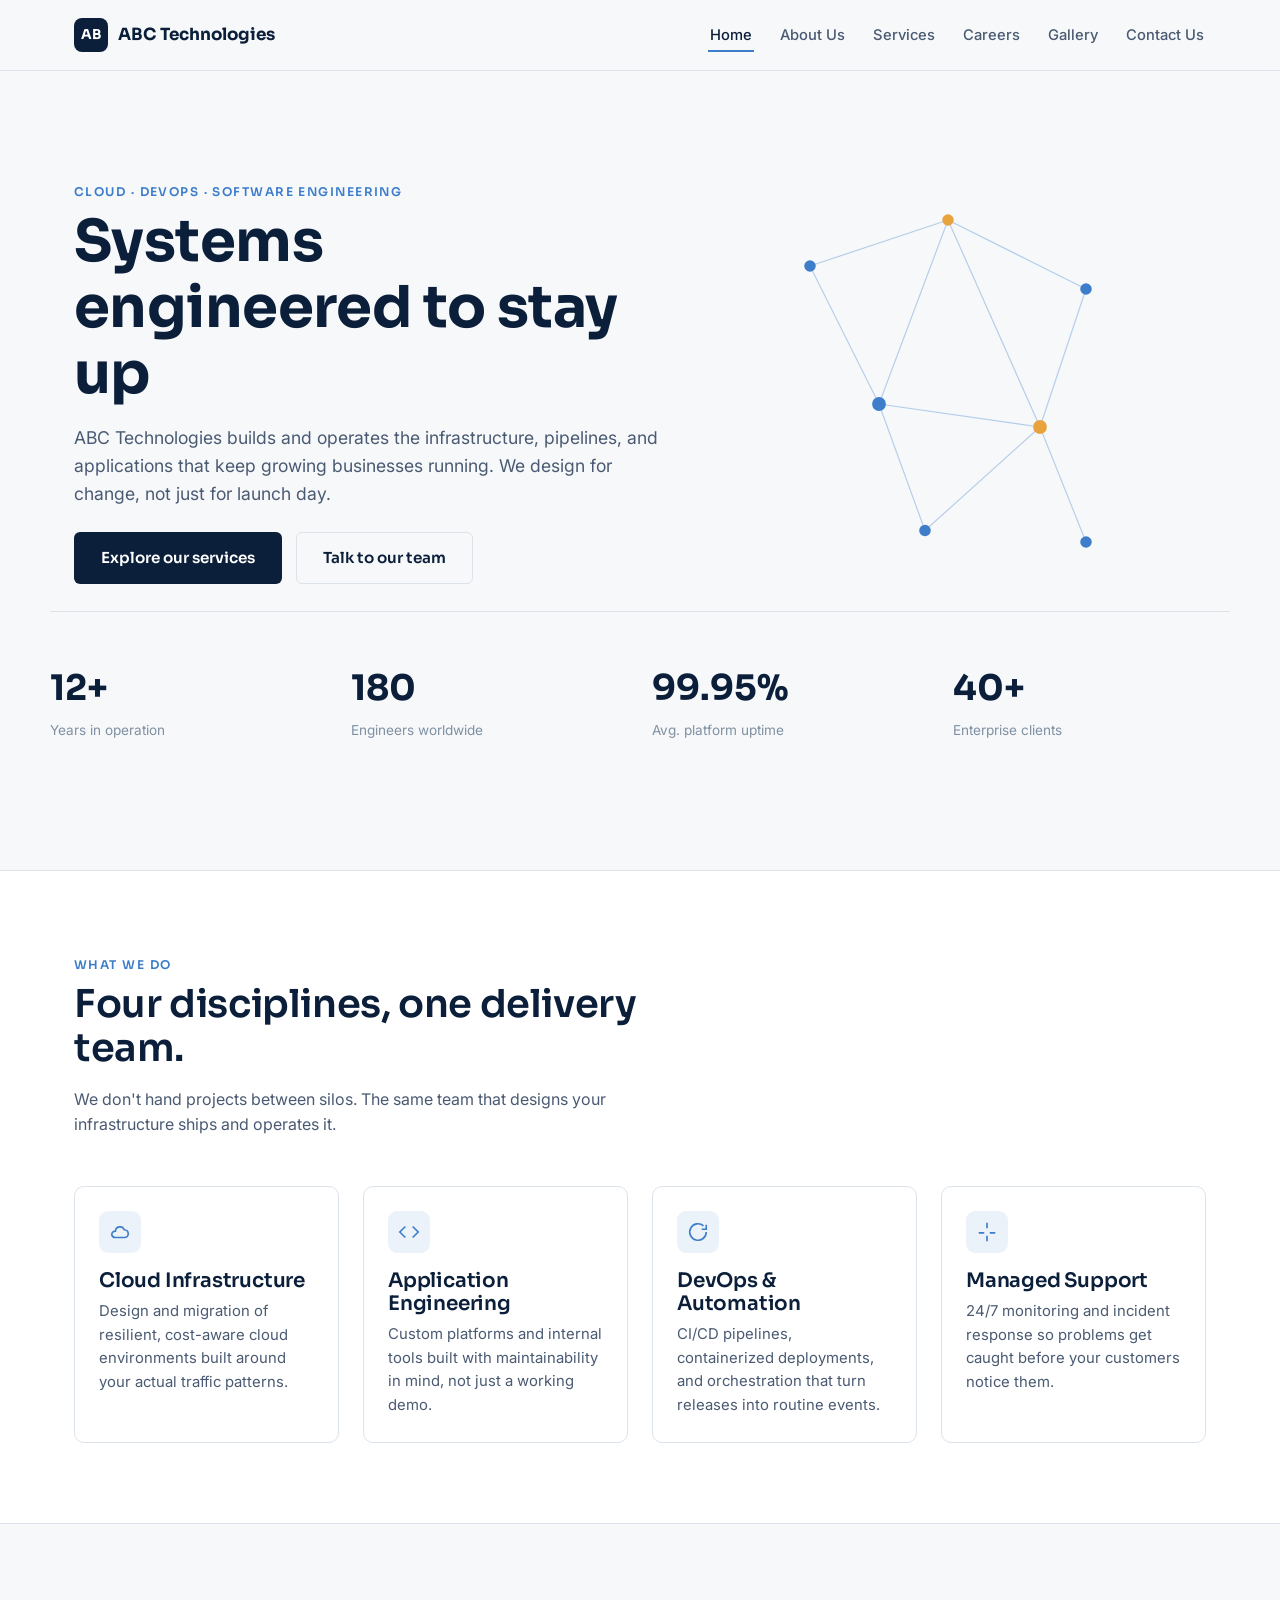
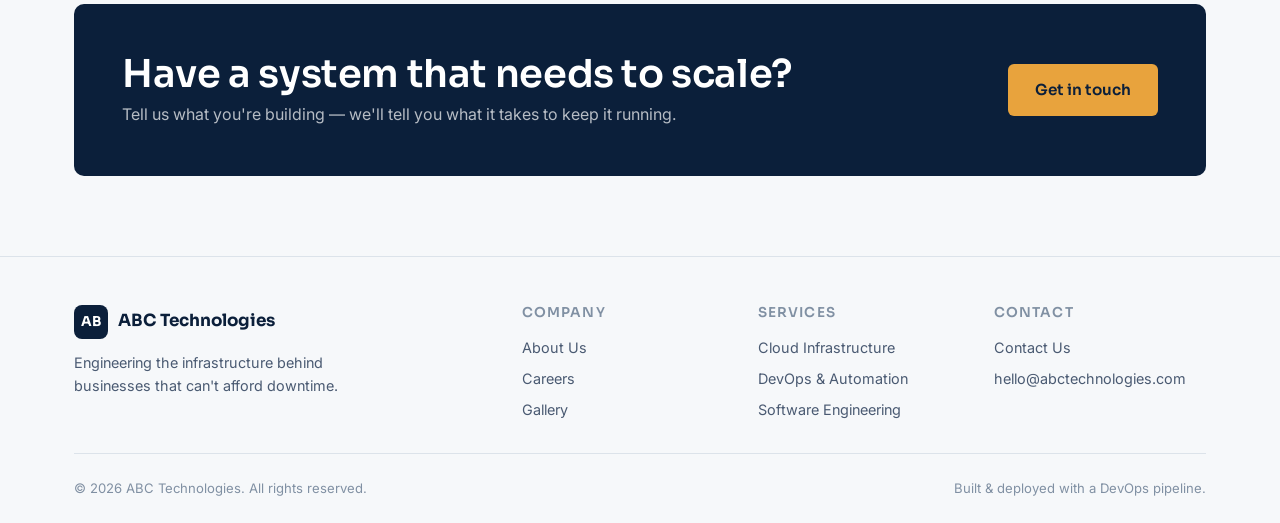
<file: index.html>
<!DOCTYPE html>
<html lang="en">
<head>
<meta charset="UTF-8">
<meta name="viewport" content="width=device-width, initial-scale=1.0">
<title>ABC Technologies — Engineering Reliable Systems</title>
<link rel="preconnect" href="https://fonts.googleapis.com">
<link href="https://fonts.googleapis.com/css2?family=Sora:wght@600;700&family=Inter:wght@400;500;600&display=swap" rel="stylesheet">
<link rel="stylesheet" href="css/style.css">
</head>
<body>

<header class="site-header">
  <nav class="nav">
    <a href="index.html" class="brand">
      <span class="brand-mark">AB</span>
      <span class="brand-name">ABC Technologies</span>
    </a>
    <ul class="nav-links">
      <li><a href="index.html">Home</a></li>
      <li><a href="about.html">About Us</a></li>
      <li><a href="services.html">Services</a></li>
      <li><a href="careers.html">Careers</a></li>
      <li><a href="gallery.html">Gallery</a></li>
      <li><a href="contact.html">Contact Us</a></li>
    </ul>
    <button class="nav-toggle" aria-label="Toggle menu"><span></span><span></span><span></span></button>
  </nav>
</header>

<main>
  <section class="hero">
    <div class="container hero-grid">
      <div>
        <span class="eyebrow">Cloud · DevOps · Software Engineering</span>
        <h1>Systems engineered to stay up </h1>
        <p class="lede">ABC Technologies builds and operates the infrastructure, pipelines, and applications that keep growing businesses running. We design for change, not just for launch day.</p>
        <div class="hero-ctas">
          <a href="services.html" class="btn btn--primary">Explore our services</a>
          <a href="contact.html" class="btn btn--ghost">Talk to our team</a>
        </div>
      </div>
      <div class="mesh-wrap" aria-hidden="true">
        <svg viewBox="0 0 400 400">
          <line class="mesh-line" x1="80" y1="100" x2="200" y2="60"/>
          <line class="mesh-line" x1="200" y1="60" x2="320" y2="120"/>
          <line class="mesh-line" x1="80" y1="100" x2="140" y2="220"/>
          <line class="mesh-line" x1="200" y1="60" x2="140" y2="220"/>
          <line class="mesh-line" x1="200" y1="60" x2="280" y2="240"/>
          <line class="mesh-line" x1="320" y1="120" x2="280" y2="240"/>
          <line class="mesh-line" x1="140" y1="220" x2="280" y2="240"/>
          <line class="mesh-line" x1="140" y1="220" x2="180" y2="330"/>
          <line class="mesh-line" x1="280" y1="240" x2="180" y2="330"/>
          <line class="mesh-line" x1="280" y1="240" x2="320" y2="340"/>
          <circle class="mesh-node mesh-pulse" cx="80" cy="100" r="5"/>
          <circle class="mesh-node mesh-pulse warm" cx="200" cy="60" r="5"/>
          <circle class="mesh-node mesh-pulse" cx="320" cy="120" r="5"/>
          <circle class="mesh-node mesh-pulse" cx="140" cy="220" r="6"/>
          <circle class="mesh-node mesh-pulse warm" cx="280" cy="240" r="6"/>
          <circle class="mesh-node mesh-pulse" cx="180" cy="330" r="5"/>
          <circle class="mesh-node mesh-pulse" cx="320" cy="340" r="5"/>
        </svg>
      </div>
    </div>

    <div class="container stats">
      <div class="stat"><div class="num">12+</div><div class="label">Years in operation</div></div>
      <div class="stat"><div class="num">180</div><div class="label">Engineers worldwide</div></div>
      <div class="stat"><div class="num">99.95%</div><div class="label">Avg. platform uptime</div></div>
      <div class="stat"><div class="num">40+</div><div class="label">Enterprise clients</div></div>
    </div>
  </section>

  <section class="section section--alt">
    <div class="container">
      <div class="section-head">
        <span class="eyebrow">What we do</span>
        <h2>Four disciplines, one delivery team.</h2>
        <p>We don't hand projects between silos. The same team that designs your infrastructure ships and operates it.</p>
      </div>
      <div class="card-grid">
        <div class="card">
          <div class="card-icon"><svg viewBox="0 0 24 24" fill="none" stroke-width="1.8"><path d="M3 15a4 4 0 0 1 4-4 5 5 0 0 1 9.6-1.5A4.5 4.5 0 0 1 21 14a4 4 0 0 1-4 4H7a4 4 0 0 1-4-3z"/></svg></div>
          <h3>Cloud Infrastructure</h3>
          <p>Design and migration of resilient, cost-aware cloud environments built around your actual traffic patterns.</p>
        </div>
        <div class="card">
          <div class="card-icon"><svg viewBox="0 0 24 24" fill="none" stroke-width="1.8"><path d="M16 18l6-6-6-6M8 6l-6 6 6 6"/></svg></div>
          <h3>Application Engineering</h3>
          <p>Custom platforms and internal tools built with maintainability in mind, not just a working demo.</p>
        </div>
        <div class="card">
          <div class="card-icon"><svg viewBox="0 0 24 24" fill="none" stroke-width="1.8"><path d="M21 12a9 9 0 1 1-3-6.7M21 4v5h-5"/></svg></div>
          <h3>DevOps &amp; Automation</h3>
          <p>CI/CD pipelines, containerized deployments, and orchestration that turn releases into routine events.</p>
        </div>
        <div class="card">
          <div class="card-icon"><svg viewBox="0 0 24 24" fill="none" stroke-width="1.8"><path d="M12 2v6m0 8v6m-9-9h6m6 0h6"/></svg></div>
          <h3>Managed Support</h3>
          <p>24/7 monitoring and incident response so problems get caught before your customers notice them.</p>
        </div>
      </div>
    </div>
  </section>

  <section class="section">
    <div class="container">
      <div class="cta-banner">
        <div>
          <h2>Have a system that needs to scale?</h2>
          <p>Tell us what you're building — we'll tell you what it takes to keep it running.</p>
        </div>
        <a href="contact.html" class="btn btn--warm">Get in touch</a>
      </div>
    </div>
  </section>
</main>

<footer class="site-footer">
  <div class="container">
    <div class="footer-grid">
      <div>
        <div class="brand" style="margin-bottom:12px;">
          <span class="brand-mark">AB</span>
          <span class="brand-name">ABC Technologies</span>
        </div>
        <p style="font-size:0.9rem;max-width:36ch;">Engineering the infrastructure behind businesses that can't afford downtime.</p>
      </div>
      <div>
        <h4>Company</h4>
        <ul>
          <li><a href="about.html">About Us</a></li>
          <li><a href="careers.html">Careers</a></li>
          <li><a href="gallery.html">Gallery</a></li>
        </ul>
      </div>
      <div>
        <h4>Services</h4>
        <ul>
          <li><a href="services.html">Cloud Infrastructure</a></li>
          <li><a href="services.html">DevOps &amp; Automation</a></li>
          <li><a href="services.html">Software Engineering</a></li>
        </ul>
      </div>
      <div>
        <h4>Contact</h4>
        <ul>
          <li><a href="contact.html">Contact Us</a></li>
          <li>hello@abctechnologies.com</li>
        </ul>
      </div>
    </div>
    <div class="footer-bottom">
      <span>© 2026 ABC Technologies. All rights reserved.</span>
      <span>Built &amp; deployed with a DevOps pipeline.</span>
    </div>
  </div>
</footer>

<script src="js/script.js"></script>
</body>
</html>
</file>
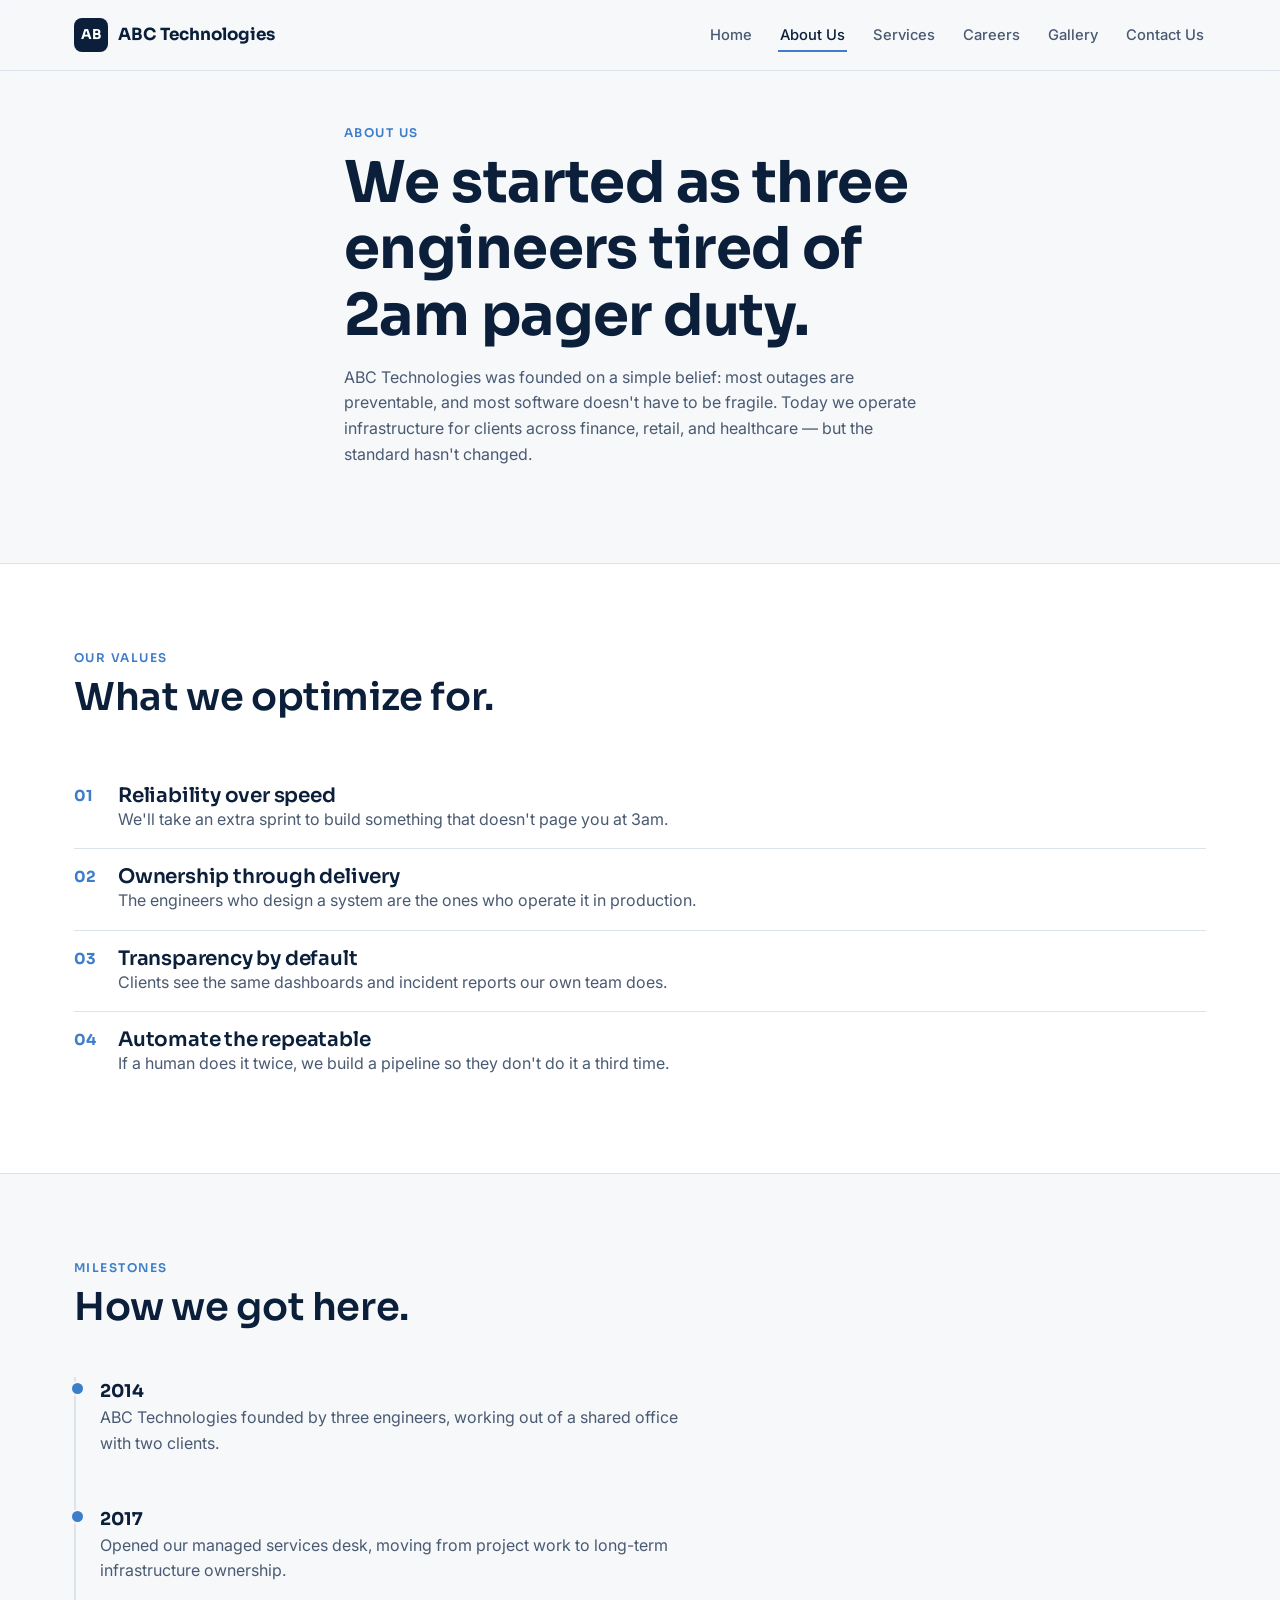
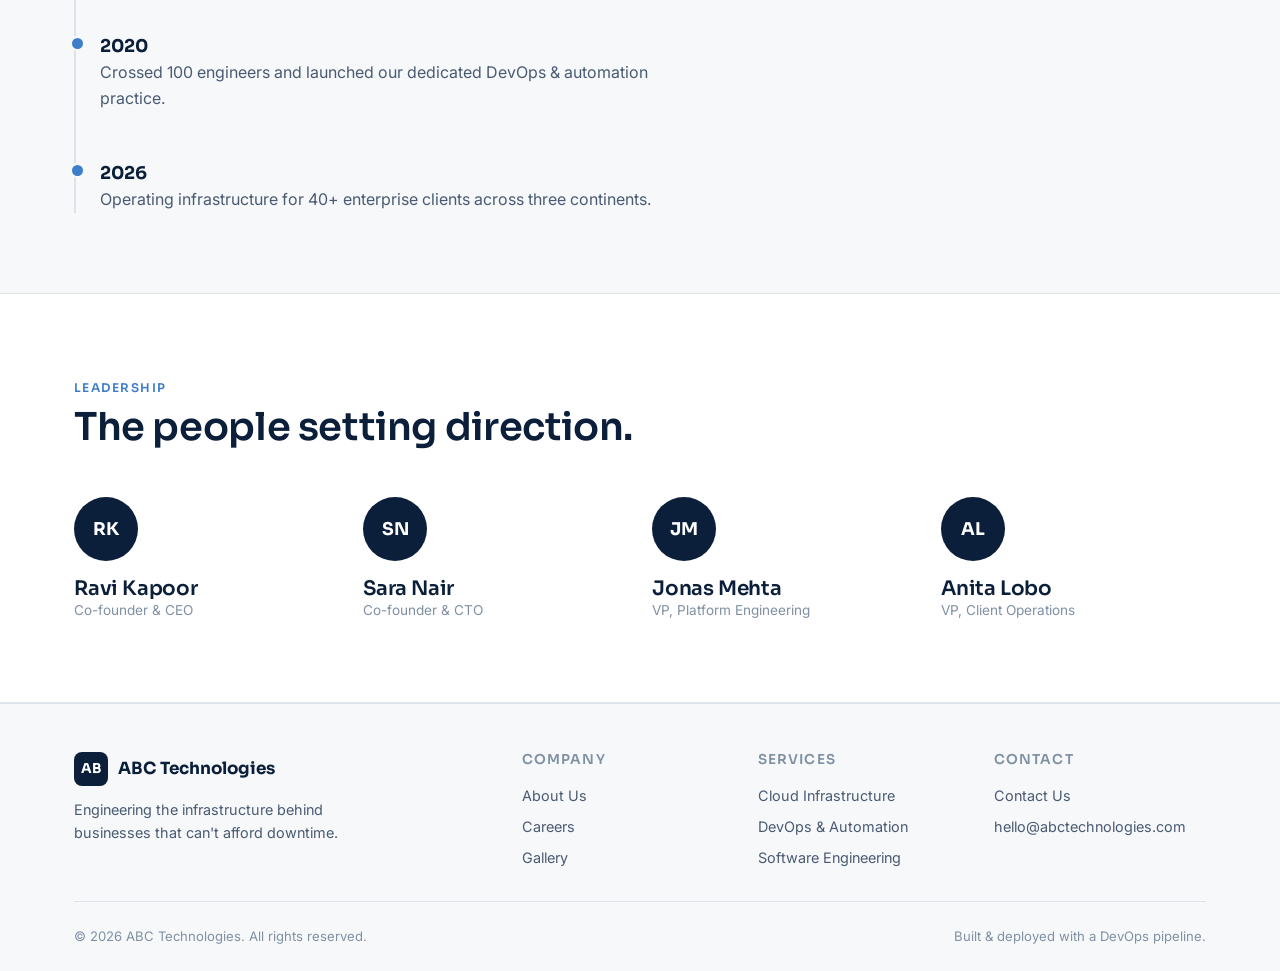
<file: about.html>
<!DOCTYPE html>
<html lang="en">
<head>
<meta charset="UTF-8">
<meta name="viewport" content="width=device-width, initial-scale=1.0">
<title>About Us — ABC Technologies</title>
<link rel="preconnect" href="https://fonts.googleapis.com">
<link href="https://fonts.googleapis.com/css2?family=Sora:wght@600;700&family=Inter:wght@400;500;600&display=swap" rel="stylesheet">
<link rel="stylesheet" href="css/style.css">
</head>
<body>

<header class="site-header">
  <nav class="nav">
    <a href="index.html" class="brand">
      <span class="brand-mark">AB</span>
      <span class="brand-name">ABC Technologies</span>
    </a>
    <ul class="nav-links">
      <li><a href="index.html">Home</a></li>
      <li><a href="about.html">About Us</a></li>
      <li><a href="services.html">Services</a></li>
      <li><a href="careers.html">Careers</a></li>
      <li><a href="gallery.html">Gallery</a></li>
      <li><a href="contact.html">Contact Us</a></li>
    </ul>
    <button class="nav-toggle" aria-label="Toggle menu"><span></span><span></span><span></span></button>
  </nav>
</header>

<main>
  <section class="section section--tight">
    <div class="container section-head">
      <span class="eyebrow">About Us</span>
      <h1>We started as three engineers tired of 2am pager duty.</h1>
      <p>ABC Technologies was founded on a simple belief: most outages are preventable, and most software doesn't have to be fragile. Today we operate infrastructure for clients across finance, retail, and healthcare — but the standard hasn't changed.</p>
    </div>
  </section>

  <section class="section section--alt">
    <div class="container">
      <div class="section-head">
        <span class="eyebrow">Our Values</span>
        <h2>What we optimize for.</h2>
      </div>
      <div>
        <div class="value-row">
          <span class="value-num">01</span>
          <div><h3>Reliability over speed</h3><p>We'll take an extra sprint to build something that doesn't page you at 3am.</p></div>
        </div>
        <div class="value-row">
          <span class="value-num">02</span>
          <div><h3>Ownership through delivery</h3><p>The engineers who design a system are the ones who operate it in production.</p></div>
        </div>
        <div class="value-row">
          <span class="value-num">03</span>
          <div><h3>Transparency by default</h3><p>Clients see the same dashboards and incident reports our own team does.</p></div>
        </div>
        <div class="value-row">
          <span class="value-num">04</span>
          <div><h3>Automate the repeatable</h3><p>If a human does it twice, we build a pipeline so they don't do it a third time.</p></div>
        </div>
      </div>
    </div>
  </section>

  <section class="section">
    <div class="container">
      <div class="section-head">
        <span class="eyebrow">Milestones</span>
        <h2>How we got here.</h2>
      </div>
      <div class="timeline">
        <div class="timeline-item">
          <div class="timeline-year">2014</div>
          <p>ABC Technologies founded by three engineers, working out of a shared office with two clients.</p>
        </div>
        <div class="timeline-item">
          <div class="timeline-year">2017</div>
          <p>Opened our managed services desk, moving from project work to long-term infrastructure ownership.</p>
        </div>
        <div class="timeline-item">
          <div class="timeline-year">2020</div>
          <p>Crossed 100 engineers and launched our dedicated DevOps &amp; automation practice.</p>
        </div>
        <div class="timeline-item">
          <div class="timeline-year">2026</div>
          <p>Operating infrastructure for 40+ enterprise clients across three continents.</p>
        </div>
      </div>
    </div>
  </section>

  <section class="section section--alt">
    <div class="container">
      <div class="section-head">
        <span class="eyebrow">Leadership</span>
        <h2>The people setting direction.</h2>
      </div>
      <div class="team-grid">
        <div class="team-card">
          <div class="avatar">RK</div>
          <h3>Ravi Kapoor</h3>
          <div class="team-role">Co-founder &amp; CEO</div>
        </div>
        <div class="team-card">
          <div class="avatar">SN</div>
          <h3>Sara Nair</h3>
          <div class="team-role">Co-founder &amp; CTO</div>
        </div>
        <div class="team-card">
          <div class="avatar">JM</div>
          <h3>Jonas Mehta</h3>
          <div class="team-role">VP, Platform Engineering</div>
        </div>
        <div class="team-card">
          <div class="avatar">AL</div>
          <h3>Anita Lobo</h3>
          <div class="team-role">VP, Client Operations</div>
        </div>
      </div>
    </div>
  </section>
</main>

<footer class="site-footer">
  <div class="container">
    <div class="footer-grid">
      <div>
        <div class="brand" style="margin-bottom:12px;">
          <span class="brand-mark">AB</span>
          <span class="brand-name">ABC Technologies</span>
        </div>
        <p style="font-size:0.9rem;max-width:36ch;">Engineering the infrastructure behind businesses that can't afford downtime.</p>
      </div>
      <div>
        <h4>Company</h4>
        <ul>
          <li><a href="about.html">About Us</a></li>
          <li><a href="careers.html">Careers</a></li>
          <li><a href="gallery.html">Gallery</a></li>
        </ul>
      </div>
      <div>
        <h4>Services</h4>
        <ul>
          <li><a href="services.html">Cloud Infrastructure</a></li>
          <li><a href="services.html">DevOps &amp; Automation</a></li>
          <li><a href="services.html">Software Engineering</a></li>
        </ul>
      </div>
      <div>
        <h4>Contact</h4>
        <ul>
          <li><a href="contact.html">Contact Us</a></li>
          <li>hello@abctechnologies.com</li>
        </ul>
      </div>
    </div>
    <div class="footer-bottom">
      <span>© 2026 ABC Technologies. All rights reserved.</span>
      <span>Built &amp; deployed with a DevOps pipeline.</span>
    </div>
  </div>
</footer>

<script src="js/script.js"></script>
</body>
</html>
</file>
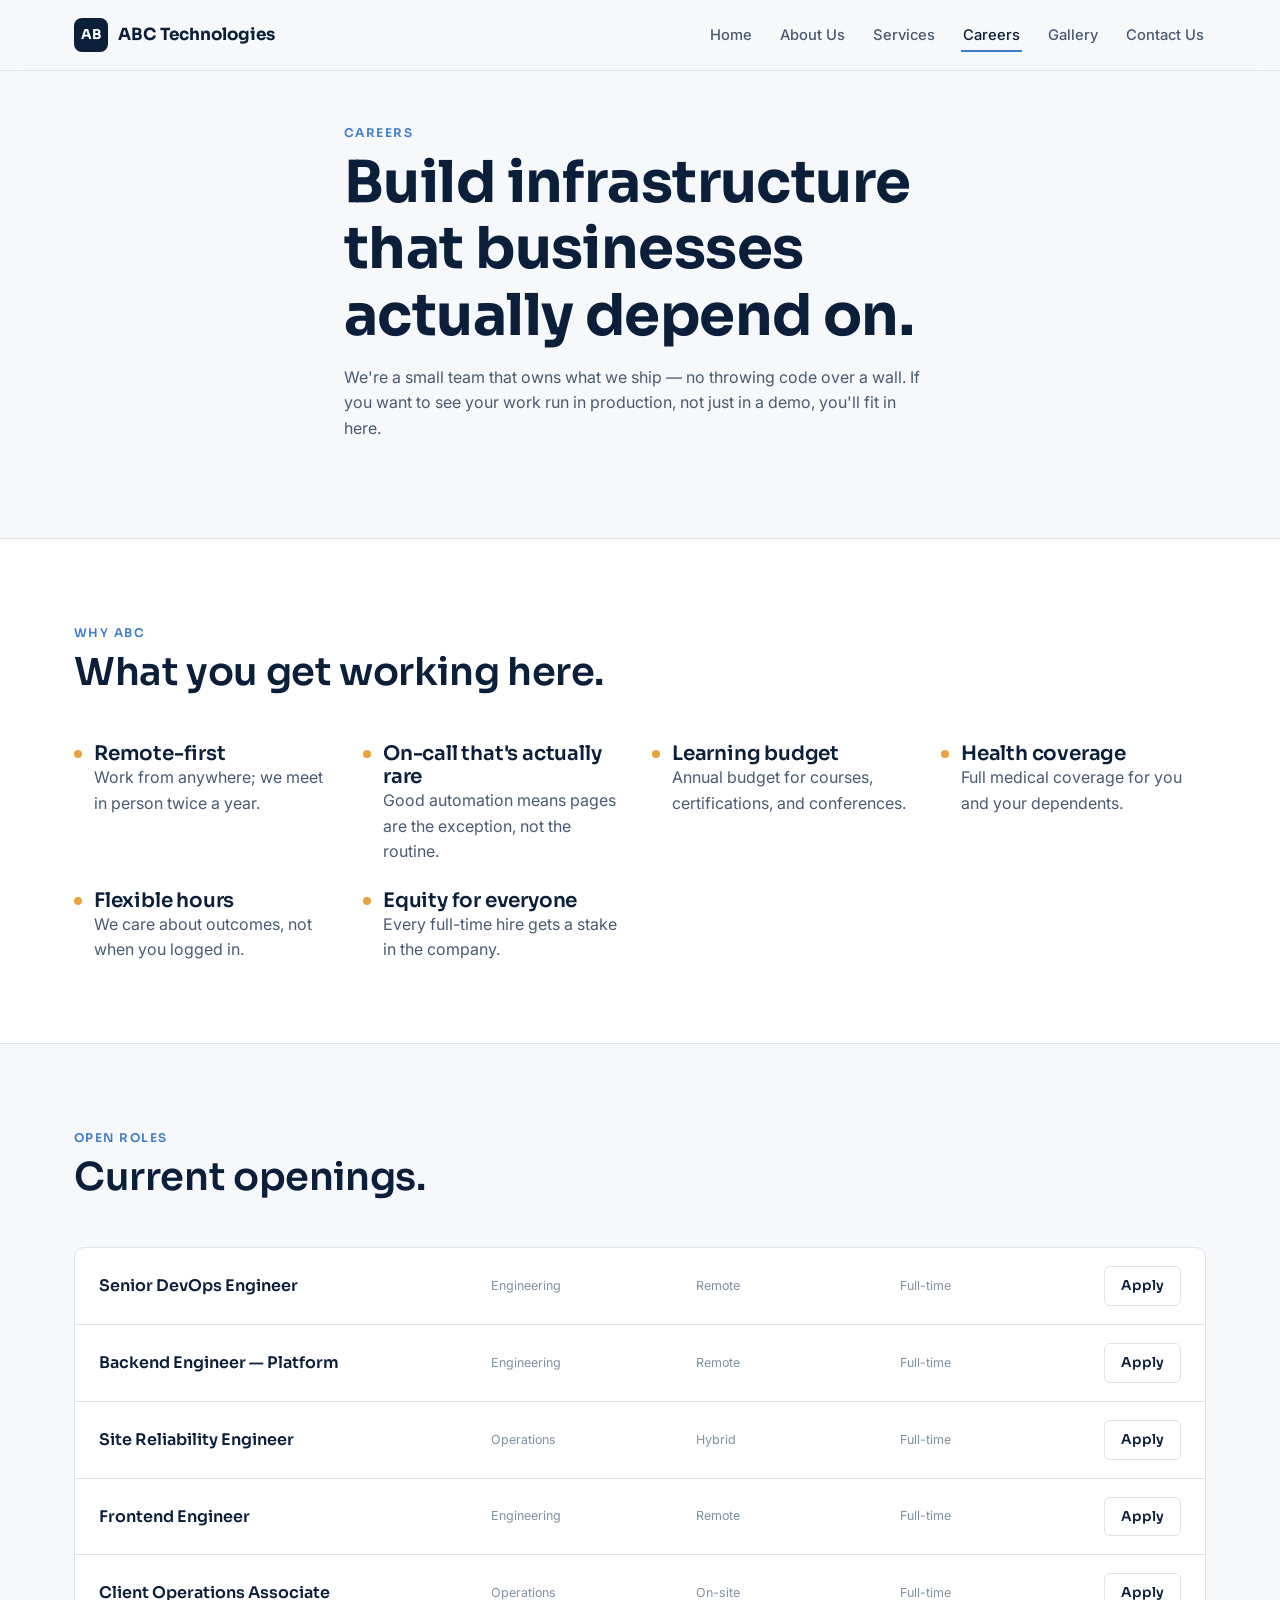
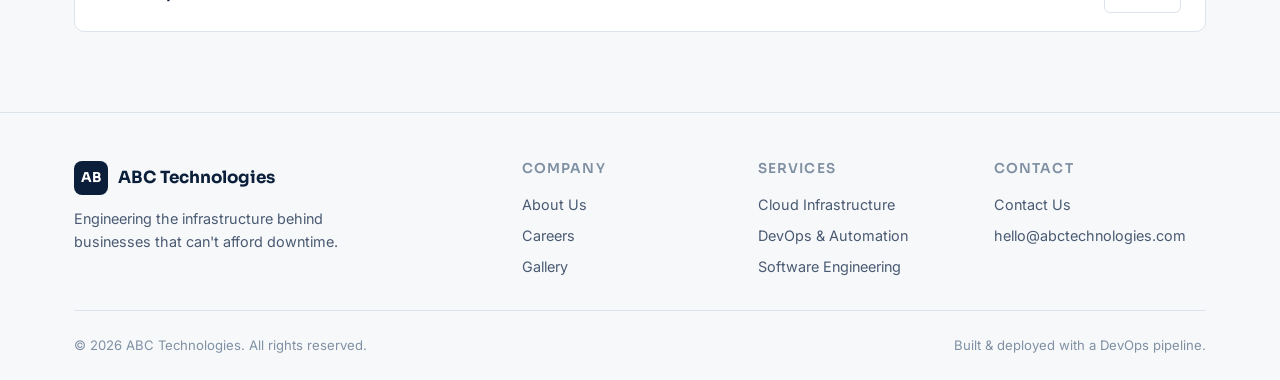
<file: careers.html>
<!DOCTYPE html>
<html lang="en">
<head>
<meta charset="UTF-8">
<meta name="viewport" content="width=device-width, initial-scale=1.0">
<title>Careers — ABC Technologies</title>
<link rel="preconnect" href="https://fonts.googleapis.com">
<link href="https://fonts.googleapis.com/css2?family=Sora:wght@600;700&family=Inter:wght@400;500;600&display=swap" rel="stylesheet">
<link rel="stylesheet" href="css/style.css">
</head>
<body>

<header class="site-header">
  <nav class="nav">
    <a href="index.html" class="brand">
      <span class="brand-mark">AB</span>
      <span class="brand-name">ABC Technologies</span>
    </a>
    <ul class="nav-links">
      <li><a href="index.html">Home</a></li>
      <li><a href="about.html">About Us</a></li>
      <li><a href="services.html">Services</a></li>
      <li><a href="careers.html">Careers</a></li>
      <li><a href="gallery.html">Gallery</a></li>
      <li><a href="contact.html">Contact Us</a></li>
    </ul>
    <button class="nav-toggle" aria-label="Toggle menu"><span></span><span></span><span></span></button>
  </nav>
</header>

<main>
  <section class="section section--tight">
    <div class="container section-head">
      <span class="eyebrow">Careers</span>
      <h1>Build infrastructure that businesses actually depend on.</h1>
      <p>We're a small team that owns what we ship — no throwing code over a wall. If you want to see your work run in production, not just in a demo, you'll fit in here.</p>
    </div>
  </section>

  <section class="section section--alt">
    <div class="container">
      <div class="section-head">
        <span class="eyebrow">Why ABC</span>
        <h2>What you get working here.</h2>
      </div>
      <div class="card-grid">
        <div class="perk"><span class="perk-dot"></span><div><h3>Remote-first</h3><p>Work from anywhere; we meet in person twice a year.</p></div></div>
        <div class="perk"><span class="perk-dot"></span><div><h3>On-call that's actually rare</h3><p>Good automation means pages are the exception, not the routine.</p></div></div>
        <div class="perk"><span class="perk-dot"></span><div><h3>Learning budget</h3><p>Annual budget for courses, certifications, and conferences.</p></div></div>
        <div class="perk"><span class="perk-dot"></span><div><h3>Health coverage</h3><p>Full medical coverage for you and your dependents.</p></div></div>
        <div class="perk"><span class="perk-dot"></span><div><h3>Flexible hours</h3><p>We care about outcomes, not when you logged in.</p></div></div>
        <div class="perk"><span class="perk-dot"></span><div><h3>Equity for everyone</h3><p>Every full-time hire gets a stake in the company.</p></div></div>
      </div>
    </div>
  </section>

  <section class="section">
    <div class="container">
      <div class="section-head">
        <span class="eyebrow">Open Roles</span>
        <h2>Current openings.</h2>
      </div>
      <div class="job-list">
        <div class="job-row">
          <div class="job-title">Senior DevOps Engineer</div>
          <div class="tag">Engineering</div>
          <div class="tag">Remote</div>
          <div class="tag">Full-time</div>
          <a href="contact.html" class="btn btn--ghost">Apply</a>
        </div>
        <div class="job-row">
          <div class="job-title">Backend Engineer — Platform</div>
          <div class="tag">Engineering</div>
          <div class="tag">Remote</div>
          <div class="tag">Full-time</div>
          <a href="contact.html" class="btn btn--ghost">Apply</a>
        </div>
        <div class="job-row">
          <div class="job-title">Site Reliability Engineer</div>
          <div class="tag">Operations</div>
          <div class="tag">Hybrid</div>
          <div class="tag">Full-time</div>
          <a href="contact.html" class="btn btn--ghost">Apply</a>
        </div>
        <div class="job-row">
          <div class="job-title">Frontend Engineer</div>
          <div class="tag">Engineering</div>
          <div class="tag">Remote</div>
          <div class="tag">Full-time</div>
          <a href="contact.html" class="btn btn--ghost">Apply</a>
        </div>
        <div class="job-row">
          <div class="job-title">Client Operations Associate</div>
          <div class="tag">Operations</div>
          <div class="tag">On-site</div>
          <div class="tag">Full-time</div>
          <a href="contact.html" class="btn btn--ghost">Apply</a>
        </div>
      </div>
    </div>
  </section>
</main>

<footer class="site-footer">
  <div class="container">
    <div class="footer-grid">
      <div>
        <div class="brand" style="margin-bottom:12px;">
          <span class="brand-mark">AB</span>
          <span class="brand-name">ABC Technologies</span>
        </div>
        <p style="font-size:0.9rem;max-width:36ch;">Engineering the infrastructure behind businesses that can't afford downtime.</p>
      </div>
      <div>
        <h4>Company</h4>
        <ul>
          <li><a href="about.html">About Us</a></li>
          <li><a href="careers.html">Careers</a></li>
          <li><a href="gallery.html">Gallery</a></li>
        </ul>
      </div>
      <div>
        <h4>Services</h4>
        <ul>
          <li><a href="services.html">Cloud Infrastructure</a></li>
          <li><a href="services.html">DevOps &amp; Automation</a></li>
          <li><a href="services.html">Software Engineering</a></li>
        </ul>
      </div>
      <div>
        <h4>Contact</h4>
        <ul>
          <li><a href="contact.html">Contact Us</a></li>
          <li>hello@abctechnologies.com</li>
        </ul>
      </div>
    </div>
    <div class="footer-bottom">
      <span>© 2026 ABC Technologies. All rights reserved.</span>
      <span>Built &amp; deployed with a DevOps pipeline.</span>
    </div>
  </div>
</footer>

<script src="js/script.js"></script>
</body>
</html>
</file>
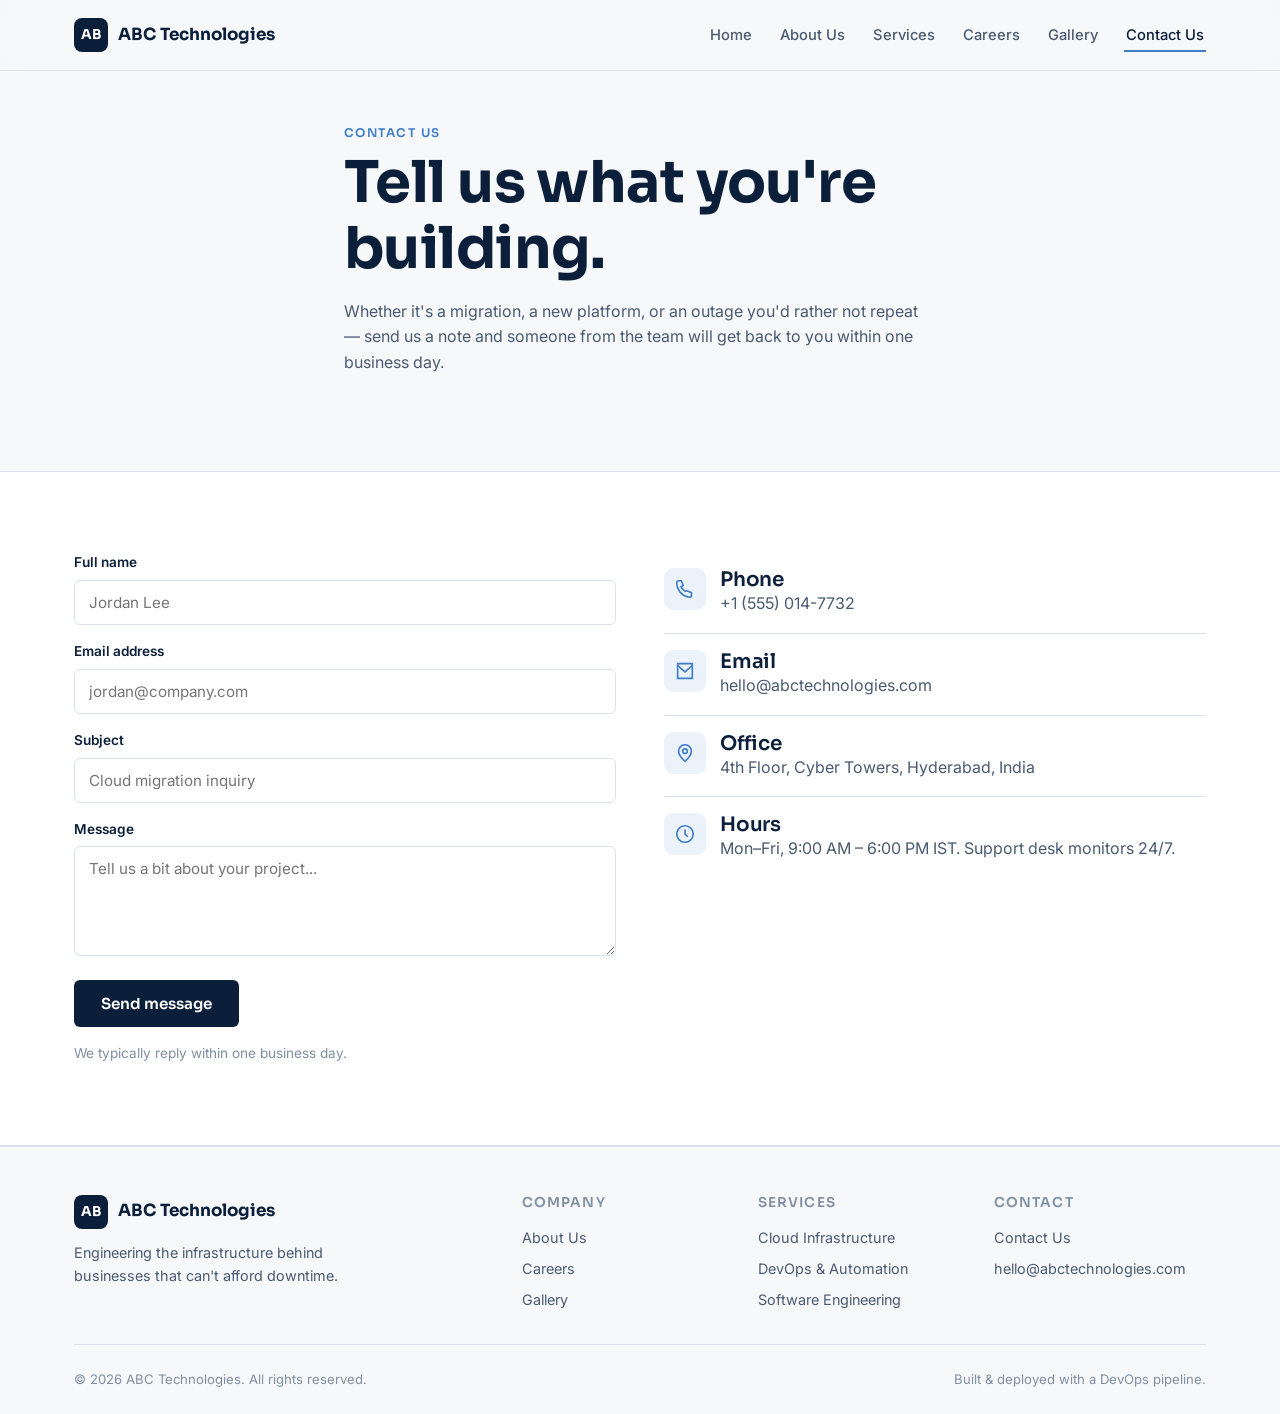
<file: contact.html>
<!DOCTYPE html>
<html lang="en">
<head>
<meta charset="UTF-8">
<meta name="viewport" content="width=device-width, initial-scale=1.0">
<title>Contact Us — ABC Technologies</title>
<link rel="preconnect" href="https://fonts.googleapis.com">
<link href="https://fonts.googleapis.com/css2?family=Sora:wght@600;700&family=Inter:wght@400;500;600&display=swap" rel="stylesheet">
<link rel="stylesheet" href="css/style.css">
</head>
<body>

<header class="site-header">
  <nav class="nav">
    <a href="index.html" class="brand">
      <span class="brand-mark">AB</span>
      <span class="brand-name">ABC Technologies</span>
    </a>
    <ul class="nav-links">
      <li><a href="index.html">Home</a></li>
      <li><a href="about.html">About Us</a></li>
      <li><a href="services.html">Services</a></li>
      <li><a href="careers.html">Careers</a></li>
      <li><a href="gallery.html">Gallery</a></li>
      <li><a href="contact.html">Contact Us</a></li>
    </ul>
    <button class="nav-toggle" aria-label="Toggle menu"><span></span><span></span><span></span></button>
  </nav>
</header>

<main>
  <section class="section section--tight">
    <div class="container section-head">
      <span class="eyebrow">Contact Us</span>
      <h1>Tell us what you're building.</h1>
      <p>Whether it's a migration, a new platform, or an outage you'd rather not repeat — send us a note and someone from the team will get back to you within one business day.</p>
    </div>
  </section>

  <section class="section section--alt">
    <div class="container contact-grid">
      <form id="contact-form">
        <div class="field">
          <label for="name">Full name</label>
          <input type="text" id="name" name="name" required placeholder="Jordan Lee">
        </div>
        <div class="field">
          <label for="email">Email address</label>
          <input type="email" id="email" name="email" required placeholder="jordan@company.com">
        </div>
        <div class="field">
          <label for="subject">Subject</label>
          <input type="text" id="subject" name="subject" required placeholder="Cloud migration inquiry">
        </div>
        <div class="field">
          <label for="message">Message</label>
          <textarea id="message" name="message" required placeholder="Tell us a bit about your project..."></textarea>
        </div>
        <button type="submit" class="btn btn--primary">Send message</button>
        <p class="form-note">We typically reply within one business day.</p>
        <p class="form-note success">Thanks — your message has been received. We'll be in touch shortly.</p>
      </form>

      <div>
        <div class="contact-info-item">
          <div class="card-icon"><svg viewBox="0 0 24 24" fill="none" stroke-width="1.8"><path d="M3 5a2 2 0 0 1 2-2h3l2 5-2.5 1.5a11 11 0 0 0 5 5L14 14l5 2v3a2 2 0 0 1-2 2A16 16 0 0 1 3 5z"/></svg></div>
          <div><h3>Phone</h3><p>+1 (555) 014-7732</p></div>
        </div>
        <div class="contact-info-item">
          <div class="card-icon"><svg viewBox="0 0 24 24" fill="none" stroke-width="1.8"><path d="M4 4h16v16H4z"/><path d="m4 6 8 7 8-7"/></svg></div>
          <div><h3>Email</h3><p>hello@abctechnologies.com</p></div>
        </div>
        <div class="contact-info-item">
          <div class="card-icon"><svg viewBox="0 0 24 24" fill="none" stroke-width="1.8"><path d="M12 21s-7-6.2-7-11a7 7 0 0 1 14 0c0 4.8-7 11-7 11z"/><circle cx="12" cy="10" r="2.5"/></svg></div>
          <div><h3>Office</h3><p>4th Floor, Cyber Towers, Hyderabad, India</p></div>
        </div>
        <div class="contact-info-item">
          <div class="card-icon"><svg viewBox="0 0 24 24" fill="none" stroke-width="1.8"><circle cx="12" cy="12" r="9"/><path d="M12 7v5l3 3"/></svg></div>
          <div><h3>Hours</h3><p>Mon–Fri, 9:00 AM – 6:00 PM IST. Support desk monitors 24/7.</p></div>
        </div>
      </div>
    </div>
  </section>
</main>

<footer class="site-footer">
  <div class="container">
    <div class="footer-grid">
      <div>
        <div class="brand" style="margin-bottom:12px;">
          <span class="brand-mark">AB</span>
          <span class="brand-name">ABC Technologies</span>
        </div>
        <p style="font-size:0.9rem;max-width:36ch;">Engineering the infrastructure behind businesses that can't afford downtime.</p>
      </div>
      <div>
        <h4>Company</h4>
        <ul>
          <li><a href="about.html">About Us</a></li>
          <li><a href="careers.html">Careers</a></li>
          <li><a href="gallery.html">Gallery</a></li>
        </ul>
      </div>
      <div>
        <h4>Services</h4>
        <ul>
          <li><a href="services.html">Cloud Infrastructure</a></li>
          <li><a href="services.html">DevOps &amp; Automation</a></li>
          <li><a href="services.html">Software Engineering</a></li>
        </ul>
      </div>
      <div>
        <h4>Contact</h4>
        <ul>
          <li><a href="contact.html">Contact Us</a></li>
          <li>hello@abctechnologies.com</li>
        </ul>
      </div>
    </div>
    <div class="footer-bottom">
      <span>© 2026 ABC Technologies. All rights reserved.</span>
      <span>Built &amp; deployed with a DevOps pipeline.</span>
    </div>
  </div>
</footer>

<script src="js/script.js"></script>
</body>
</html>
</file>
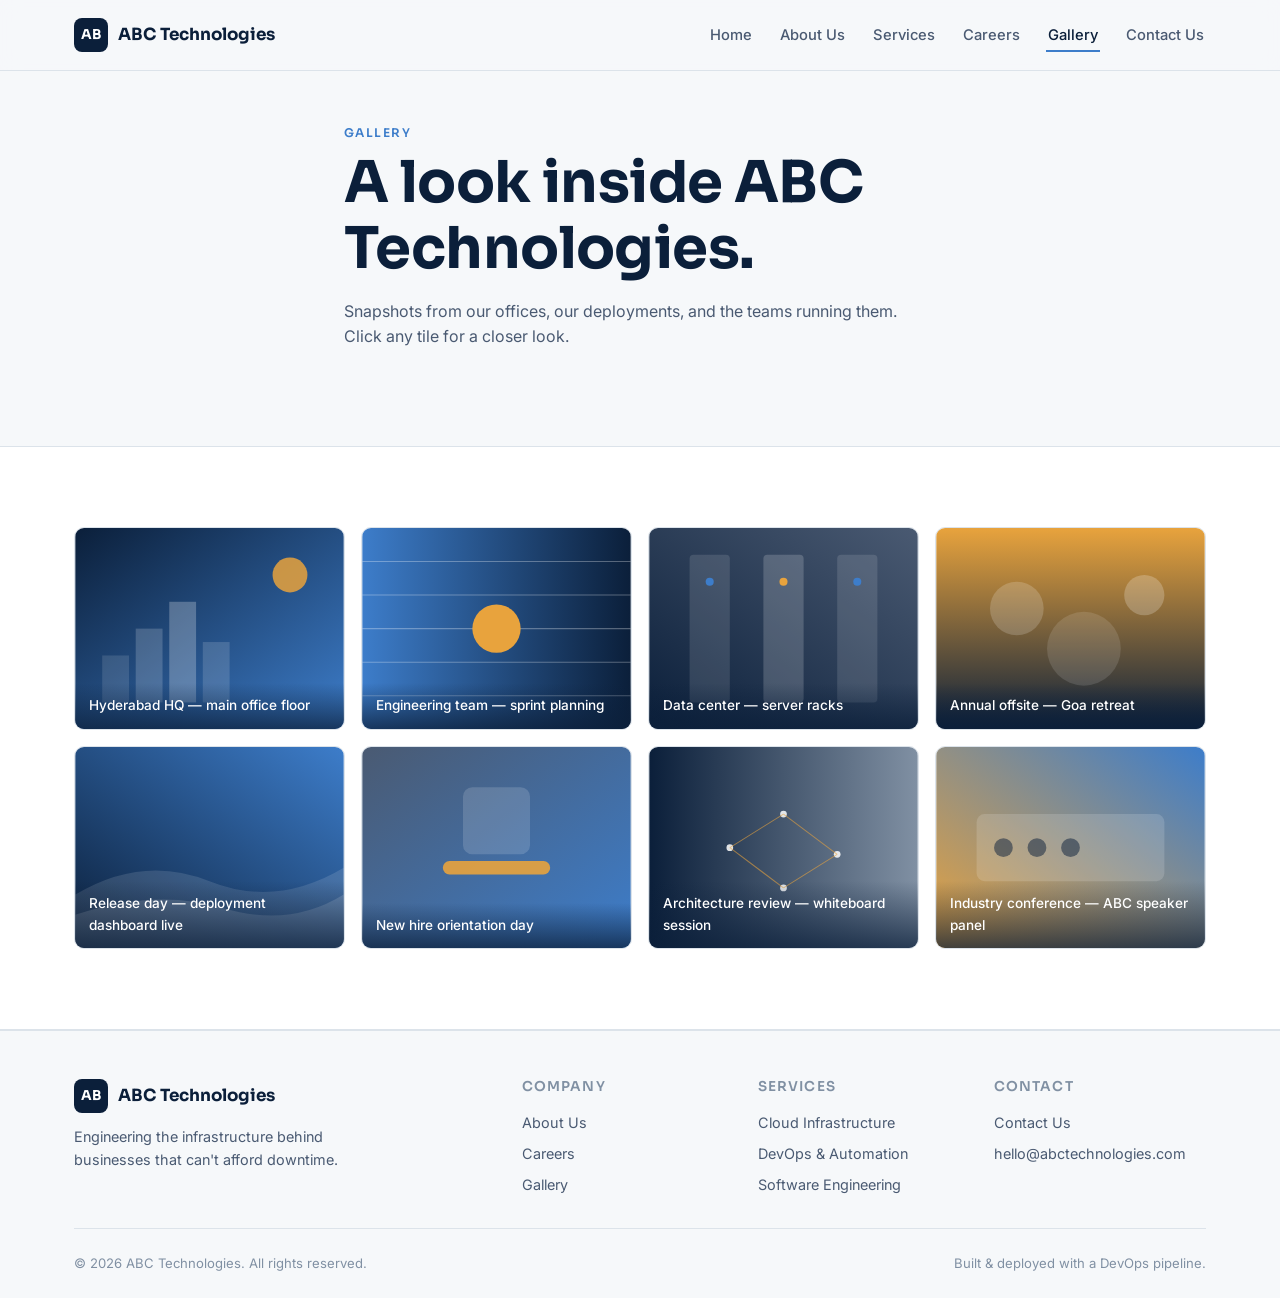
<file: gallery.html>
<!DOCTYPE html>
<html lang="en">
<head>
<meta charset="UTF-8">
<meta name="viewport" content="width=device-width, initial-scale=1.0">
<title>Gallery — ABC Technologies</title>
<link rel="preconnect" href="https://fonts.googleapis.com">
<link href="https://fonts.googleapis.com/css2?family=Sora:wght@600;700&family=Inter:wght@400;500;600&display=swap" rel="stylesheet">
<link rel="stylesheet" href="css/style.css">
</head>
<body>

<header class="site-header">
  <nav class="nav">
    <a href="index.html" class="brand">
      <span class="brand-mark">AB</span>
      <span class="brand-name">ABC Technologies</span>
    </a>
    <ul class="nav-links">
      <li><a href="index.html">Home</a></li>
      <li><a href="about.html">About Us</a></li>
      <li><a href="services.html">Services</a></li>
      <li><a href="careers.html">Careers</a></li>
      <li><a href="gallery.html">Gallery</a></li>
      <li><a href="contact.html">Contact Us</a></li>
    </ul>
    <button class="nav-toggle" aria-label="Toggle menu"><span></span><span></span><span></span></button>
  </nav>
</header>

<main>
  <section class="section section--tight">
    <div class="container section-head">
      <span class="eyebrow">Gallery</span>
      <h1>A look inside ABC Technologies.</h1>
      <p>Snapshots from our offices, our deployments, and the teams running them. Click any tile for a closer look.</p>
    </div>
  </section>

  <section class="section section--alt">
    <div class="container gallery-grid">

      <div class="gallery-tile">
        <svg viewBox="0 0 400 300" xmlns="http://www.w3.org/2000/svg">
          <defs><linearGradient id="g1" x1="0" y1="0" x2="1" y2="1"><stop offset="0%" stop-color="#0B1F3A"/><stop offset="100%" stop-color="#3D7DCA"/></linearGradient></defs>
          <rect width="400" height="300" fill="url(#g1)"/>
          <rect x="40" y="190" width="40" height="70" fill="#fff" opacity="0.12"/>
          <rect x="90" y="150" width="40" height="110" fill="#fff" opacity="0.18"/>
          <rect x="140" y="110" width="40" height="150" fill="#fff" opacity="0.25"/>
          <rect x="190" y="170" width="40" height="90" fill="#fff" opacity="0.15"/>
          <circle cx="320" cy="70" r="26" fill="#E8A33D" opacity="0.85"/>
        </svg>
        <div class="gallery-cap">Hyderabad HQ — main office floor</div>
      </div>

      <div class="gallery-tile">
        <svg viewBox="0 0 400 300" xmlns="http://www.w3.org/2000/svg">
          <defs><linearGradient id="g2" x1="0" y1="0" x2="1" y2="0"><stop offset="0%" stop-color="#3D7DCA"/><stop offset="100%" stop-color="#0B1F3A"/></linearGradient></defs>
          <rect width="400" height="300" fill="url(#g2)"/>
          <g stroke="#fff" stroke-opacity="0.3" stroke-width="1.5">
            <line x1="0" y1="50" x2="400" y2="50"/><line x1="0" y1="100" x2="400" y2="100"/>
            <line x1="0" y1="150" x2="400" y2="150"/><line x1="0" y1="200" x2="400" y2="200"/>
            <line x1="0" y1="250" x2="400" y2="250"/>
          </g>
          <circle cx="200" cy="150" r="36" fill="#E8A33D"/>
        </svg>
        <div class="gallery-cap">Engineering team — sprint planning</div>
      </div>

      <div class="gallery-tile">
        <svg viewBox="0 0 400 300" xmlns="http://www.w3.org/2000/svg">
          <defs><linearGradient id="g3" x1="0" y1="1" x2="1" y2="0"><stop offset="0%" stop-color="#0B1F3A"/><stop offset="100%" stop-color="#4A5A72"/></linearGradient></defs>
          <rect width="400" height="300" fill="url(#g3)"/>
          <rect x="60" y="40" width="60" height="220" rx="6" fill="#fff" opacity="0.12"/>
          <rect x="170" y="40" width="60" height="220" rx="6" fill="#fff" opacity="0.18"/>
          <rect x="280" y="40" width="60" height="220" rx="6" fill="#fff" opacity="0.12"/>
          <circle cx="90" cy="80" r="6" fill="#3D7DCA"/><circle cx="200" cy="80" r="6" fill="#E8A33D"/><circle cx="310" cy="80" r="6" fill="#3D7DCA"/>
        </svg>
        <div class="gallery-cap">Data center — server racks</div>
      </div>

      <div class="gallery-tile">
        <svg viewBox="0 0 400 300" xmlns="http://www.w3.org/2000/svg">
          <defs><linearGradient id="g4" x1="0" y1="0" x2="0" y2="1"><stop offset="0%" stop-color="#E8A33D"/><stop offset="100%" stop-color="#0B1F3A"/></linearGradient></defs>
          <rect width="400" height="300" fill="url(#g4)"/>
          <circle cx="120" cy="120" r="40" fill="#fff" opacity="0.18"/>
          <circle cx="220" cy="180" r="55" fill="#fff" opacity="0.12"/>
          <circle cx="310" cy="100" r="30" fill="#fff" opacity="0.22"/>
        </svg>
        <div class="gallery-cap">Annual offsite — Goa retreat</div>
      </div>

      <div class="gallery-tile">
        <svg viewBox="0 0 400 300" xmlns="http://www.w3.org/2000/svg">
          <defs><linearGradient id="g5" x1="1" y1="0" x2="0" y2="1"><stop offset="0%" stop-color="#3D7DCA"/><stop offset="100%" stop-color="#0B1F3A"/></linearGradient></defs>
          <rect width="400" height="300" fill="url(#g5)"/>
          <path d="M0 220 Q100 160 200 200 T400 180 V300 H0 Z" fill="#fff" opacity="0.12"/>
          <path d="M0 250 Q120 210 220 240 T400 220 V300 H0 Z" fill="#fff" opacity="0.18"/>
        </svg>
        <div class="gallery-cap">Release day — deployment dashboard live</div>
      </div>

      <div class="gallery-tile">
        <svg viewBox="0 0 400 300" xmlns="http://www.w3.org/2000/svg">
          <defs><linearGradient id="g6" x1="0" y1="0" x2="1" y2="1"><stop offset="0%" stop-color="#4A5A72"/><stop offset="100%" stop-color="#3D7DCA"/></linearGradient></defs>
          <rect width="400" height="300" fill="url(#g6)"/>
          <rect x="150" y="60" width="100" height="100" rx="14" fill="#fff" opacity="0.15"/>
          <rect x="120" y="170" width="160" height="20" rx="10" fill="#E8A33D" opacity="0.9"/>
        </svg>
        <div class="gallery-cap">New hire orientation day</div>
      </div>

      <div class="gallery-tile">
        <svg viewBox="0 0 400 300" xmlns="http://www.w3.org/2000/svg">
          <defs><linearGradient id="g7" x1="0" y1="0" x2="1" y2="0"><stop offset="0%" stop-color="#0B1F3A"/><stop offset="100%" stop-color="#8090A3"/></linearGradient></defs>
          <rect width="400" height="300" fill="url(#g7)"/>
          <g fill="#fff" opacity="0.85">
            <circle cx="120" cy="150" r="5"/><circle cx="200" cy="100" r="5"/><circle cx="280" cy="160" r="5"/><circle cx="200" cy="210" r="5"/>
          </g>
          <g stroke="#E8A33D" stroke-width="1.5" opacity="0.6">
            <line x1="120" y1="150" x2="200" y2="100"/><line x1="200" y1="100" x2="280" y2="160"/>
            <line x1="280" y1="160" x2="200" y2="210"/><line x1="200" y1="210" x2="120" y2="150"/>
          </g>
        </svg>
        <div class="gallery-cap">Architecture review — whiteboard session</div>
      </div>

      <div class="gallery-tile">
        <svg viewBox="0 0 400 300" xmlns="http://www.w3.org/2000/svg">
          <defs><linearGradient id="g8" x1="0" y1="1" x2="1" y2="0"><stop offset="0%" stop-color="#E8A33D"/><stop offset="100%" stop-color="#3D7DCA"/></linearGradient></defs>
          <rect width="400" height="300" fill="url(#g8)"/>
          <rect x="60" y="100" width="280" height="100" rx="12" fill="#fff" opacity="0.15"/>
          <circle cx="100" cy="150" r="14" fill="#0B1F3A" opacity="0.5"/>
          <circle cx="150" cy="150" r="14" fill="#0B1F3A" opacity="0.5"/>
          <circle cx="200" cy="150" r="14" fill="#0B1F3A" opacity="0.5"/>
        </svg>
        <div class="gallery-cap">Industry conference — ABC speaker panel</div>
      </div>

    </div>
  </section>
</main>

<div class="lightbox" id="lightbox">
  <button class="lightbox-close" aria-label="Close">&times;</button>
  <div class="lightbox-inner"></div>
</div>

<footer class="site-footer">
  <div class="container">
    <div class="footer-grid">
      <div>
        <div class="brand" style="margin-bottom:12px;">
          <span class="brand-mark">AB</span>
          <span class="brand-name">ABC Technologies</span>
        </div>
        <p style="font-size:0.9rem;max-width:36ch;">Engineering the infrastructure behind businesses that can't afford downtime.</p>
      </div>
      <div>
        <h4>Company</h4>
        <ul>
          <li><a href="about.html">About Us</a></li>
          <li><a href="careers.html">Careers</a></li>
          <li><a href="gallery.html">Gallery</a></li>
        </ul>
      </div>
      <div>
        <h4>Services</h4>
        <ul>
          <li><a href="services.html">Cloud Infrastructure</a></li>
          <li><a href="services.html">DevOps &amp; Automation</a></li>
          <li><a href="services.html">Software Engineering</a></li>
        </ul>
      </div>
      <div>
        <h4>Contact</h4>
        <ul>
          <li><a href="contact.html">Contact Us</a></li>
          <li>hello@abctechnologies.com</li>
        </ul>
      </div>
    </div>
    <div class="footer-bottom">
      <span>© 2026 ABC Technologies. All rights reserved.</span>
      <span>Built &amp; deployed with a DevOps pipeline.</span>
    </div>
  </div>
</footer>

<script src="js/script.js"></script>
</body>
</html>
</file>
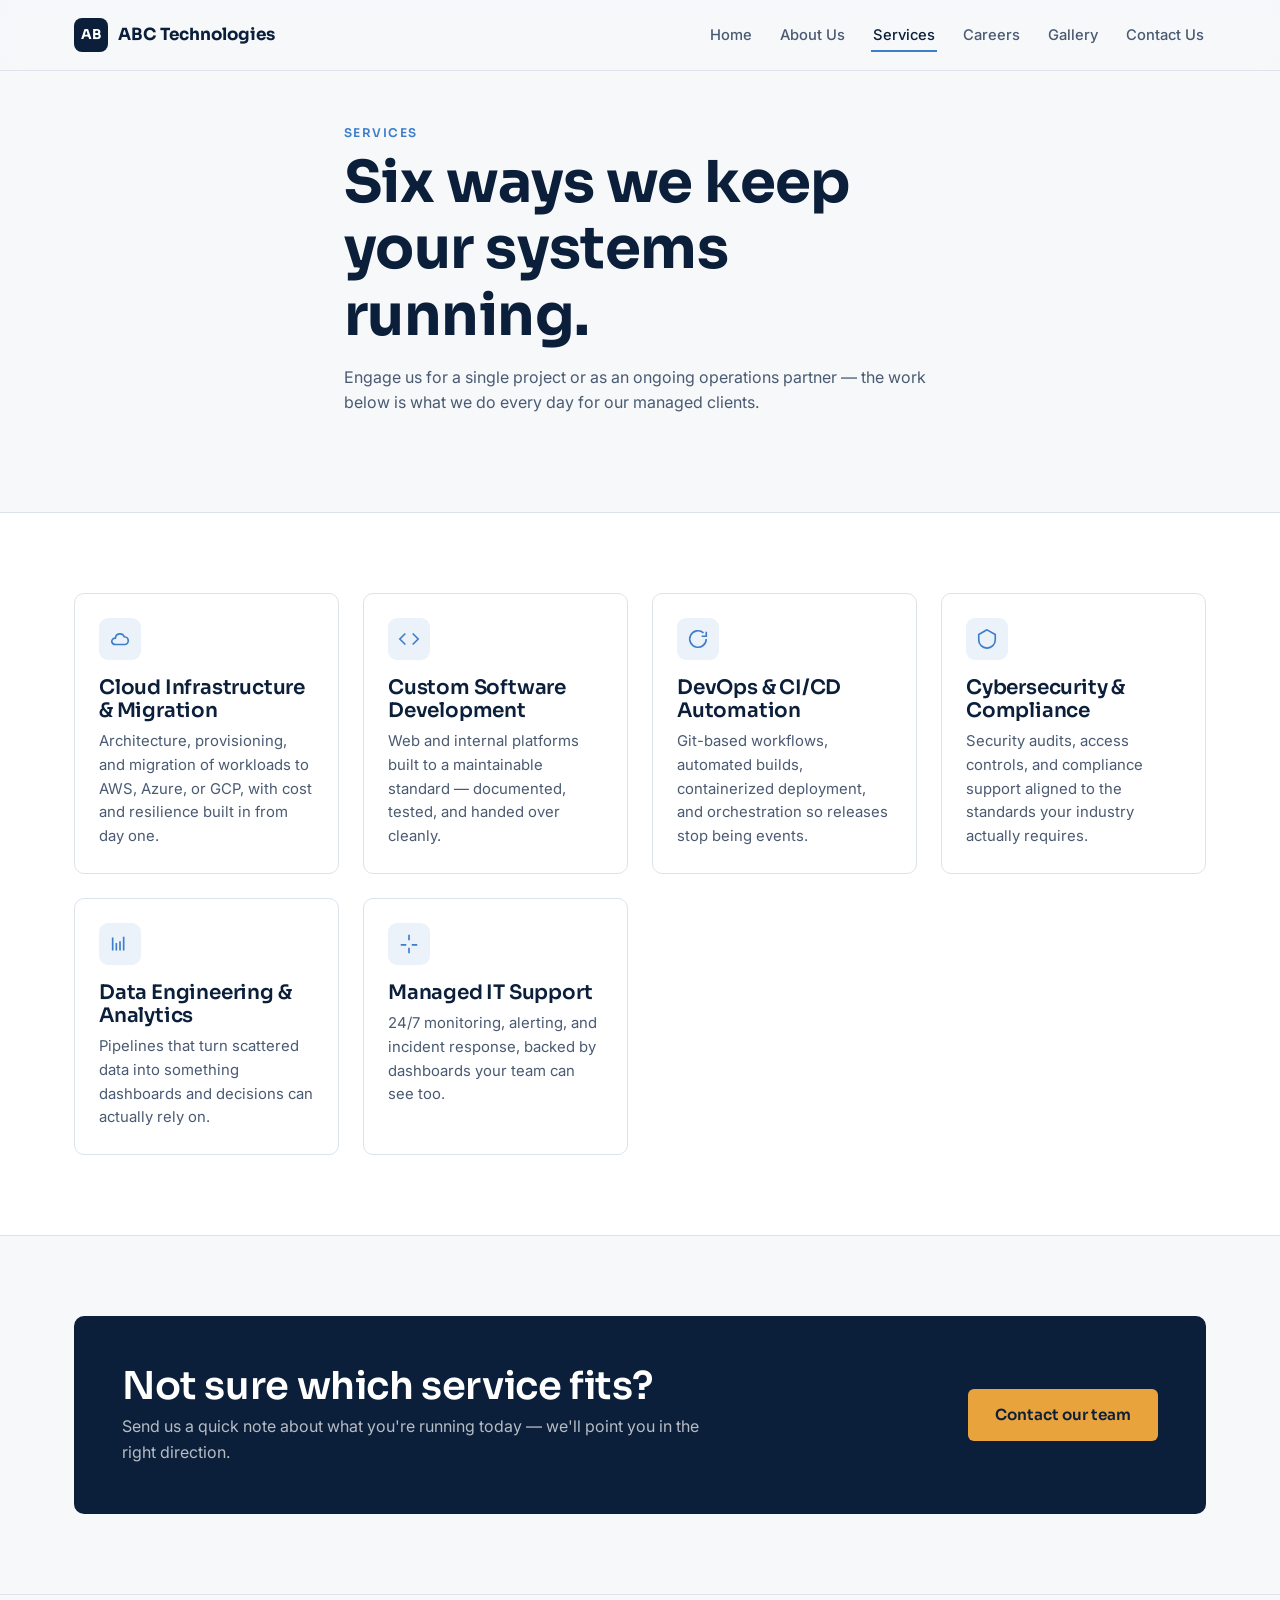
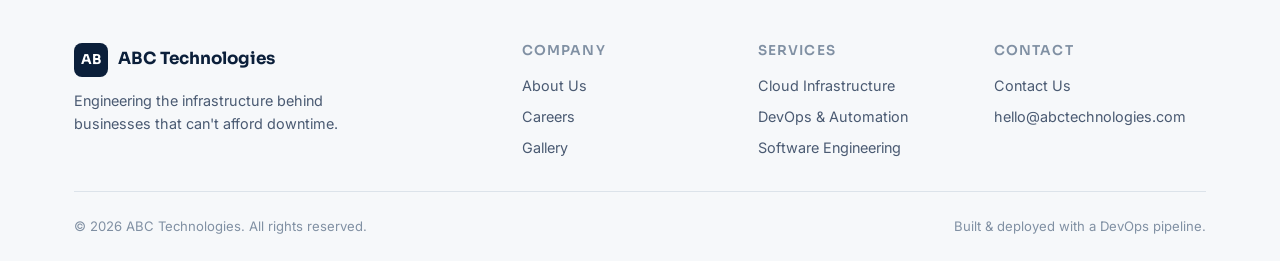
<file: services.html>
<!DOCTYPE html>
<html lang="en">
<head>
<meta charset="UTF-8">
<meta name="viewport" content="width=device-width, initial-scale=1.0">
<title>Services — ABC Technologies</title>
<link rel="preconnect" href="https://fonts.googleapis.com">
<link href="https://fonts.googleapis.com/css2?family=Sora:wght@600;700&family=Inter:wght@400;500;600&display=swap" rel="stylesheet">
<link rel="stylesheet" href="css/style.css">
</head>
<body>

<header class="site-header">
  <nav class="nav">
    <a href="index.html" class="brand">
      <span class="brand-mark">AB</span>
      <span class="brand-name">ABC Technologies</span>
    </a>
    <ul class="nav-links">
      <li><a href="index.html">Home</a></li>
      <li><a href="about.html">About Us</a></li>
      <li><a href="services.html">Services</a></li>
      <li><a href="careers.html">Careers</a></li>
      <li><a href="gallery.html">Gallery</a></li>
      <li><a href="contact.html">Contact Us</a></li>
    </ul>
    <button class="nav-toggle" aria-label="Toggle menu"><span></span><span></span><span></span></button>
  </nav>
</header>

<main>
  <section class="section section--tight">
    <div class="container section-head">
      <span class="eyebrow">Services</span>
      <h1>Six ways we keep your systems running.</h1>
      <p>Engage us for a single project or as an ongoing operations partner — the work below is what we do every day for our managed clients.</p>
    </div>
  </section>

  <section class="section section--alt">
    <div class="container card-grid">
      <div class="card">
        <div class="card-icon"><svg viewBox="0 0 24 24" fill="none" stroke-width="1.8"><path d="M3 15a4 4 0 0 1 4-4 5 5 0 0 1 9.6-1.5A4.5 4.5 0 0 1 21 14a4 4 0 0 1-4 4H7a4 4 0 0 1-4-3z"/></svg></div>
        <h3>Cloud Infrastructure &amp; Migration</h3>
        <p>Architecture, provisioning, and migration of workloads to AWS, Azure, or GCP, with cost and resilience built in from day one.</p>
      </div>
      <div class="card">
        <div class="card-icon"><svg viewBox="0 0 24 24" fill="none" stroke-width="1.8"><path d="M16 18l6-6-6-6M8 6l-6 6 6 6"/></svg></div>
        <h3>Custom Software Development</h3>
        <p>Web and internal platforms built to a maintainable standard — documented, tested, and handed over cleanly.</p>
      </div>
      <div class="card">
        <div class="card-icon"><svg viewBox="0 0 24 24" fill="none" stroke-width="1.8"><path d="M21 12a9 9 0 1 1-3-6.7M21 4v5h-5"/></svg></div>
        <h3>DevOps &amp; CI/CD Automation</h3>
        <p>Git-based workflows, automated builds, containerized deployment, and orchestration so releases stop being events.</p>
      </div>
      <div class="card">
        <div class="card-icon"><svg viewBox="0 0 24 24" fill="none" stroke-width="1.8"><path d="M12 2 3 7v6c0 5 4 8.5 9 9 5-.5 9-4 9-9V7l-9-5z"/></svg></div>
        <h3>Cybersecurity &amp; Compliance</h3>
        <p>Security audits, access controls, and compliance support aligned to the standards your industry actually requires.</p>
      </div>
      <div class="card">
        <div class="card-icon"><svg viewBox="0 0 24 24" fill="none" stroke-width="1.8"><path d="M4 19V5m4 14v-8m4 8V9m4 10V4"/></svg></div>
        <h3>Data Engineering &amp; Analytics</h3>
        <p>Pipelines that turn scattered data into something dashboards and decisions can actually rely on.</p>
      </div>
      <div class="card">
        <div class="card-icon"><svg viewBox="0 0 24 24" fill="none" stroke-width="1.8"><path d="M12 2v6m0 8v6m-9-9h6m6 0h6"/></svg></div>
        <h3>Managed IT Support</h3>
        <p>24/7 monitoring, alerting, and incident response, backed by dashboards your team can see too.</p>
      </div>
    </div>
  </section>

  <section class="section">
    <div class="container">
      <div class="cta-banner">
        <div>
          <h2>Not sure which service fits?</h2>
          <p>Send us a quick note about what you're running today — we'll point you in the right direction.</p>
        </div>
        <a href="contact.html" class="btn btn--warm">Contact our team</a>
      </div>
    </div>
  </section>
</main>

<footer class="site-footer">
  <div class="container">
    <div class="footer-grid">
      <div>
        <div class="brand" style="margin-bottom:12px;">
          <span class="brand-mark">AB</span>
          <span class="brand-name">ABC Technologies</span>
        </div>
        <p style="font-size:0.9rem;max-width:36ch;">Engineering the infrastructure behind businesses that can't afford downtime.</p>
      </div>
      <div>
        <h4>Company</h4>
        <ul>
          <li><a href="about.html">About Us</a></li>
          <li><a href="careers.html">Careers</a></li>
          <li><a href="gallery.html">Gallery</a></li>
        </ul>
      </div>
      <div>
        <h4>Services</h4>
        <ul>
          <li><a href="services.html">Cloud Infrastructure</a></li>
          <li><a href="services.html">DevOps &amp; Automation</a></li>
          <li><a href="services.html">Software Engineering</a></li>
        </ul>
      </div>
      <div>
        <h4>Contact</h4>
        <ul>
          <li><a href="contact.html">Contact Us</a></li>
          <li>hello@abctechnologies.com</li>
        </ul>
      </div>
    </div>
    <div class="footer-bottom">
      <span>© 2026 ABC Technologies. All rights reserved.</span>
      <span>Built &amp; deployed with a DevOps pipeline.</span>
    </div>
  </div>
</footer>

<script src="js/script.js"></script>
</body>
</html>
</file>
<file: css/style.css>
/* ====================================================
   ABC Technologies — Design Tokens
   ==================================================== */
:root {
  --color-bg: #F6F8FA;
  --color-surface: #FFFFFF;
  --color-ink: #0B1F3A;
  --color-ink-soft: #4A5A72;
  --color-ink-faint: #8090A3;
  --color-accent: #3D7DCA;
  --color-accent-dark: #2A5D9C;
  --color-accent-warm: #E8A33D;
  --color-line: #DCE3EA;

  --font-display: 'Sora', sans-serif;
  --font-body: 'Inter', sans-serif;

  --max-width: 1180px;
  --radius: 10px;
  --radius-sm: 6px;

  --space-xs: 8px;
  --space-sm: 16px;
  --space-md: 24px;
  --space-lg: 48px;
  --space-xl: 80px;
}

* { box-sizing: border-box; margin: 0; padding: 0; }

html { scroll-behavior: smooth; }

body {
  font-family: var(--font-body);
  color: var(--color-ink-soft);
  background: var(--color-bg);
  line-height: 1.6;
  -webkit-font-smoothing: antialiased;
}

img, svg { display: block; max-width: 100%; }

a { color: inherit; text-decoration: none; }

ul { list-style: none; }

h1, h2, h3, h4 {
  font-family: var(--font-display);
  color: var(--color-ink);
  line-height: 1.15;
  font-weight: 600;
  letter-spacing: -0.01em;
}

h1 { font-size: clamp(2.2rem, 4.5vw, 3.6rem); font-weight: 700; }
h2 { font-size: clamp(1.7rem, 3vw, 2.4rem); }
h3 { font-size: 1.25rem; }

p { max-width: 60ch; }

.container {
  max-width: var(--max-width);
  margin: 0 auto;
  padding: 0 var(--space-md);
}

.eyebrow {
  display: inline-block;
  font-family: var(--font-display);
  font-size: 0.75rem;
  font-weight: 600;
  letter-spacing: 0.12em;
  text-transform: uppercase;
  color: var(--color-accent);
  margin-bottom: var(--space-xs);
}

.section { padding: var(--space-xl) 0; }
.section--tight { padding: var(--space-lg) 0; }
.section--alt { background: var(--color-surface); border-top: 1px solid var(--color-line); border-bottom: 1px solid var(--color-line); }

.section-head { max-width: 640px; margin-bottom: var(--space-lg); }
.section-head p { margin-top: var(--space-sm); }

/* ---------- Buttons ---------- */
.btn {
  display: inline-flex;
  align-items: center;
  gap: 8px;
  font-family: var(--font-display);
  font-weight: 600;
  font-size: 0.95rem;
  padding: 13px 26px;
  border-radius: var(--radius-sm);
  border: 1px solid transparent;
  cursor: pointer;
  transition: transform 0.15s ease, box-shadow 0.15s ease, background 0.15s ease;
}
.btn:hover { transform: translateY(-1px); }

.btn--primary {
  background: var(--color-ink);
  color: #fff;
}
.btn--primary:hover { background: var(--color-accent-dark); box-shadow: 0 8px 20px rgba(11,31,58,0.18); }

.btn--ghost {
  background: transparent;
  color: var(--color-ink);
  border-color: var(--color-line);
}
.btn--ghost:hover { border-color: var(--color-accent); color: var(--color-accent); }

.btn--warm {
  background: var(--color-accent-warm);
  color: var(--color-ink);
}
.btn--warm:hover { box-shadow: 0 8px 20px rgba(232,163,61,0.3); }

/* ---------- Header / Nav ---------- */
.site-header {
  position: sticky;
  top: 0;
  z-index: 50;
  background: rgba(246,248,250,0.88);
  backdrop-filter: blur(10px);
  border-bottom: 1px solid var(--color-line);
}
.nav {
  display: flex;
  align-items: center;
  justify-content: space-between;
  padding: 18px var(--space-md);
  max-width: var(--max-width);
  margin: 0 auto;
}
.brand { display: flex; align-items: center; gap: 10px; }
.brand-mark {
  width: 34px; height: 34px;
  border-radius: 8px;
  background: var(--color-ink);
  color: #fff;
  display: flex; align-items: center; justify-content: center;
  font-family: var(--font-display);
  font-weight: 700;
  font-size: 0.85rem;
}
.brand-name {
  font-family: var(--font-display);
  font-weight: 700;
  color: var(--color-ink);
  font-size: 1.05rem;
}
.nav-links { display: flex; gap: var(--space-md); align-items: center; }
.nav-links a {
  font-size: 0.92rem;
  font-weight: 500;
  color: var(--color-ink-soft);
  padding: 6px 2px;
  border-bottom: 2px solid transparent;
  transition: color 0.15s, border-color 0.15s;
}
.nav-links a:hover, .nav-links a.active { color: var(--color-ink); border-color: var(--color-accent); }
.nav-toggle { display: none; background: none; border: none; cursor: pointer; }
.nav-toggle span { display: block; width: 22px; height: 2px; background: var(--color-ink); margin: 5px 0; }

/* ---------- Hero / signature mesh ---------- */
.hero {
  position: relative;
  overflow: hidden;
  padding: var(--space-xl) 0 var(--space-xl);
}
.hero-grid {
  display: grid;
  grid-template-columns: 1.1fr 0.9fr;
  gap: var(--space-lg);
  align-items: center;
}
.hero h1 { margin-bottom: var(--space-sm); }
.hero p.lede { font-size: 1.1rem; margin-bottom: var(--space-md); }
.hero-ctas { display: flex; gap: 14px; flex-wrap: wrap; }

.mesh-wrap {
  position: relative;
  aspect-ratio: 1 / 1;
  max-width: 460px;
}
.mesh-wrap svg { width: 100%; height: 100%; }
.mesh-node { fill: var(--color-accent); }
.mesh-node.warm { fill: var(--color-accent-warm); }
.mesh-line { stroke: var(--color-accent); stroke-width: 1; opacity: 0.35; }
.mesh-pulse {
  animation: pulse 3.2s ease-in-out infinite;
  transform-origin: center;
}
.mesh-pulse:nth-child(2) { animation-delay: 0.6s; }
.mesh-pulse:nth-child(3) { animation-delay: 1.2s; }
.mesh-pulse:nth-child(4) { animation-delay: 1.8s; }
@keyframes pulse {
  0%, 100% { opacity: 0.55; r: 5; }
  50% { opacity: 1; r: 7.5; }
}
@media (prefers-reduced-motion: reduce) {
  .mesh-pulse { animation: none; }
  html { scroll-behavior: auto; }
}

/* ---------- Stat strip ---------- */
.stats {
  display: grid;
  grid-template-columns: repeat(4, 1fr);
  gap: var(--space-md);
  padding: var(--space-lg) 0;
  border-top: 1px solid var(--color-line);
}
.stat .num {
  font-family: var(--font-display);
  font-size: 2.2rem;
  font-weight: 700;
  color: var(--color-ink);
}
.stat .label { font-size: 0.85rem; color: var(--color-ink-faint); margin-top: 4px; }

/* ---------- Cards ---------- */
.card-grid {
  display: grid;
  grid-template-columns: repeat(auto-fit, minmax(260px, 1fr));
  gap: var(--space-md);
}
.card {
  background: var(--color-surface);
  border: 1px solid var(--color-line);
  border-radius: var(--radius);
  padding: var(--space-md);
  transition: border-color 0.15s, transform 0.15s;
}
.card:hover { border-color: var(--color-accent); transform: translateY(-3px); }
.card-icon {
  width: 42px; height: 42px;
  border-radius: 9px;
  background: rgba(61,125,202,0.1);
  display: flex; align-items: center; justify-content: center;
  margin-bottom: var(--space-sm);
}
.card-icon svg { width: 22px; height: 22px; stroke: var(--color-accent); }
.card h3 { margin-bottom: 8px; }
.card p { font-size: 0.93rem; }

/* ---------- Values / why-us ---------- */
.value-row { display: flex; gap: var(--space-sm); align-items: flex-start; padding: var(--space-sm) 0; border-bottom: 1px solid var(--color-line); }
.value-row:last-child { border-bottom: none; }
.value-num { font-family: var(--font-display); font-weight: 700; color: var(--color-accent); font-size: 0.95rem; min-width: 28px; }

/* ---------- Timeline ---------- */
.timeline { border-left: 2px solid var(--color-line); padding-left: var(--space-md); display: flex; flex-direction: column; gap: var(--space-lg); }
.timeline-item { position: relative; }
.timeline-item::before {
  content: '';
  position: absolute;
  left: calc(-1 * var(--space-md) - 6px);
  top: 4px;
  width: 11px; height: 11px;
  border-radius: 50%;
  background: var(--color-accent);
  border: 2px solid var(--color-bg);
}
.timeline-year { font-family: var(--font-display); font-weight: 700; color: var(--color-ink); font-size: 1.1rem; }

/* ---------- Team ---------- */
.team-grid { display: grid; grid-template-columns: repeat(auto-fit, minmax(200px, 1fr)); gap: var(--space-md); }
.team-card { text-align: left; }
.avatar {
  width: 64px; height: 64px;
  border-radius: 50%;
  background: var(--color-ink);
  color: #fff;
  font-family: var(--font-display);
  font-weight: 700;
  display: flex; align-items: center; justify-content: center;
  margin-bottom: var(--space-sm);
  font-size: 1.1rem;
}
.team-role { font-size: 0.85rem; color: var(--color-ink-faint); }

/* ---------- Jobs table ---------- */
.job-list { display: flex; flex-direction: column; border: 1px solid var(--color-line); border-radius: var(--radius); overflow: hidden; background: var(--color-surface); }
.job-row {
  display: grid;
  grid-template-columns: 2fr 1fr 1fr 1fr auto;
  gap: var(--space-sm);
  align-items: center;
  padding: 18px var(--space-md);
  border-bottom: 1px solid var(--color-line);
}
.job-row:last-child { border-bottom: none; }
.job-title { font-family: var(--font-display); font-weight: 600; color: var(--color-ink); }
.tag {
  display: inline-block;
  font-size: 0.78rem;
  color: var(--color-ink-faint);
}
.job-row .btn { padding: 8px 16px; font-size: 0.85rem; }

/* ---------- Perks grid ---------- */
.perk { display: flex; gap: 12px; align-items: flex-start; }
.perk-dot { width: 8px; height: 8px; border-radius: 50%; background: var(--color-accent-warm); margin-top: 8px; flex-shrink: 0; }

/* ---------- Contact ---------- */
.contact-grid { display: grid; grid-template-columns: 1fr 1fr; gap: var(--space-lg); align-items: start; }
.field { margin-bottom: var(--space-sm); }
.field label { display: block; font-size: 0.85rem; font-weight: 600; color: var(--color-ink); margin-bottom: 6px; }
.field input, .field textarea {
  width: 100%;
  padding: 12px 14px;
  border-radius: var(--radius-sm);
  border: 1px solid var(--color-line);
  background: var(--color-surface);
  font-family: var(--font-body);
  font-size: 0.95rem;
  color: var(--color-ink);
}
.field input:focus, .field textarea:focus { outline: 2px solid var(--color-accent); outline-offset: 1px; }
.field textarea { resize: vertical; min-height: 110px; }
.form-note { font-size: 0.85rem; margin-top: var(--space-sm); color: var(--color-ink-faint); }
.form-note.success { color: #1F8A4C; display: none; }

.contact-info-item { display: flex; gap: 14px; padding: var(--space-sm) 0; border-bottom: 1px solid var(--color-line); }
.contact-info-item:last-child { border-bottom: none; }
.contact-info-item .card-icon { margin-bottom: 0; flex-shrink: 0; }

/* ---------- Gallery ---------- */
.gallery-grid {
  display: grid;
  grid-template-columns: repeat(auto-fit, minmax(240px, 1fr));
  gap: var(--space-sm);
}
.gallery-tile {
  border-radius: var(--radius);
  overflow: hidden;
  position: relative;
  aspect-ratio: 4 / 3;
  cursor: pointer;
  border: 1px solid var(--color-line);
}
.gallery-tile svg { width: 100%; height: 100%; }
.gallery-cap {
  position: absolute; left: 0; right: 0; bottom: 0;
  padding: 12px 14px;
  background: linear-gradient(transparent, rgba(11,31,58,0.75));
  color: #fff;
  font-size: 0.85rem;
  font-weight: 500;
}

.lightbox {
  position: fixed; inset: 0;
  background: rgba(11,31,58,0.85);
  display: none;
  align-items: center; justify-content: center;
  z-index: 100;
  padding: var(--space-md);
}
.lightbox.open { display: flex; }
.lightbox-inner { background: var(--color-surface); border-radius: var(--radius); max-width: 560px; width: 100%; overflow: hidden; }
.lightbox-inner svg { width: 100%; aspect-ratio: 4/3; }
.lightbox-body { padding: var(--space-md); }
.lightbox-close { position: absolute; top: 24px; right: 28px; color: #fff; font-size: 1.6rem; cursor: pointer; background: none; border: none; }

/* ---------- CTA banner ---------- */
.cta-banner {
  background: var(--color-ink);
  border-radius: var(--radius);
  padding: var(--space-lg);
  display: flex;
  align-items: center;
  justify-content: space-between;
  gap: var(--space-md);
  flex-wrap: wrap;
}
.cta-banner h2 { color: #fff; }
.cta-banner p { color: rgba(255,255,255,0.7); margin-top: 6px; }

/* ---------- Footer ---------- */
.site-footer { border-top: 1px solid var(--color-line); padding: var(--space-lg) 0 var(--space-md); }
.footer-grid {
  display: grid;
  grid-template-columns: 2fr 1fr 1fr 1fr;
  gap: var(--space-md);
  padding-bottom: var(--space-md);
}
.footer-grid h4 { font-size: 0.85rem; text-transform: uppercase; letter-spacing: 0.08em; color: var(--color-ink-faint); margin-bottom: var(--space-sm); }
.footer-grid ul li { margin-bottom: 8px; font-size: 0.9rem; }
.footer-grid ul li a:hover { color: var(--color-accent); }
.footer-bottom {
  border-top: 1px solid var(--color-line);
  padding-top: var(--space-md);
  display: flex;
  justify-content: space-between;
  font-size: 0.82rem;
  color: var(--color-ink-faint);
  flex-wrap: wrap;
  gap: 8px;
}

/* ---------- Responsive ---------- */
@media (max-width: 880px) {
  .hero-grid { grid-template-columns: 1fr; }
  .mesh-wrap { max-width: 320px; margin: 0 auto; }
  .stats { grid-template-columns: repeat(2, 1fr); }
  .contact-grid { grid-template-columns: 1fr; }
  .footer-grid { grid-template-columns: repeat(2, 1fr); }
  .job-row { grid-template-columns: 1fr; gap: 6px; }
}
@media (max-width: 680px) {
  .nav-links { position: fixed; top: 70px; left: 0; right: 0; background: var(--color-surface); flex-direction: column; padding: var(--space-md); border-bottom: 1px solid var(--color-line); display: none; }
  .nav-links.open { display: flex; }
  .nav-toggle { display: block; }
  .stats { grid-template-columns: repeat(2, 1fr); }
  .footer-grid { grid-template-columns: 1fr 1fr; }
}
</file>
